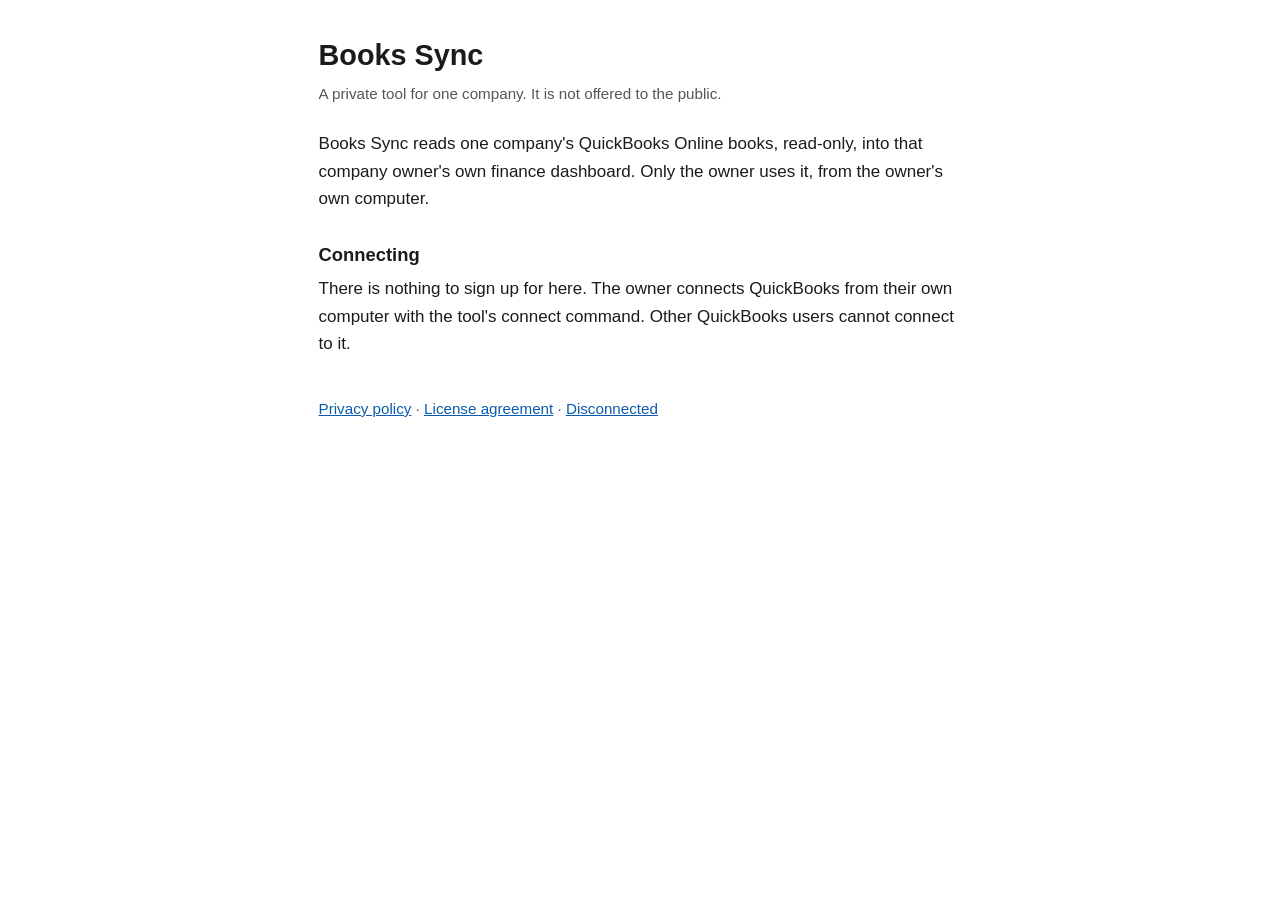
<file: index.html>
<!doctype html>
<html lang="en">
<head>
<meta charset="utf-8">
<meta name="viewport" content="width=device-width, initial-scale=1">
<meta name="robots" content="noindex">
<title>Books Sync</title>
<link rel="stylesheet" href="style.css">
</head>
<body>
<main>
<h1>Books Sync</h1>
<p class="meta">A private tool for one company. It is not offered to the public.</p>
<p>Books Sync reads one company's QuickBooks Online books, read-only, into that company owner's own
finance dashboard. Only the owner uses it, from the owner's own computer.</p>
<h2>Connecting</h2>
<p>There is nothing to sign up for here. The owner connects QuickBooks from their own computer with
the tool's connect command. Other QuickBooks users cannot connect to it.</p>
<nav><a href="privacy.html">Privacy policy</a> · <a href="license.html">License agreement</a> ·
<a href="disconnected.html">Disconnected</a></nav>
</main>
</body>
</html>
</file>
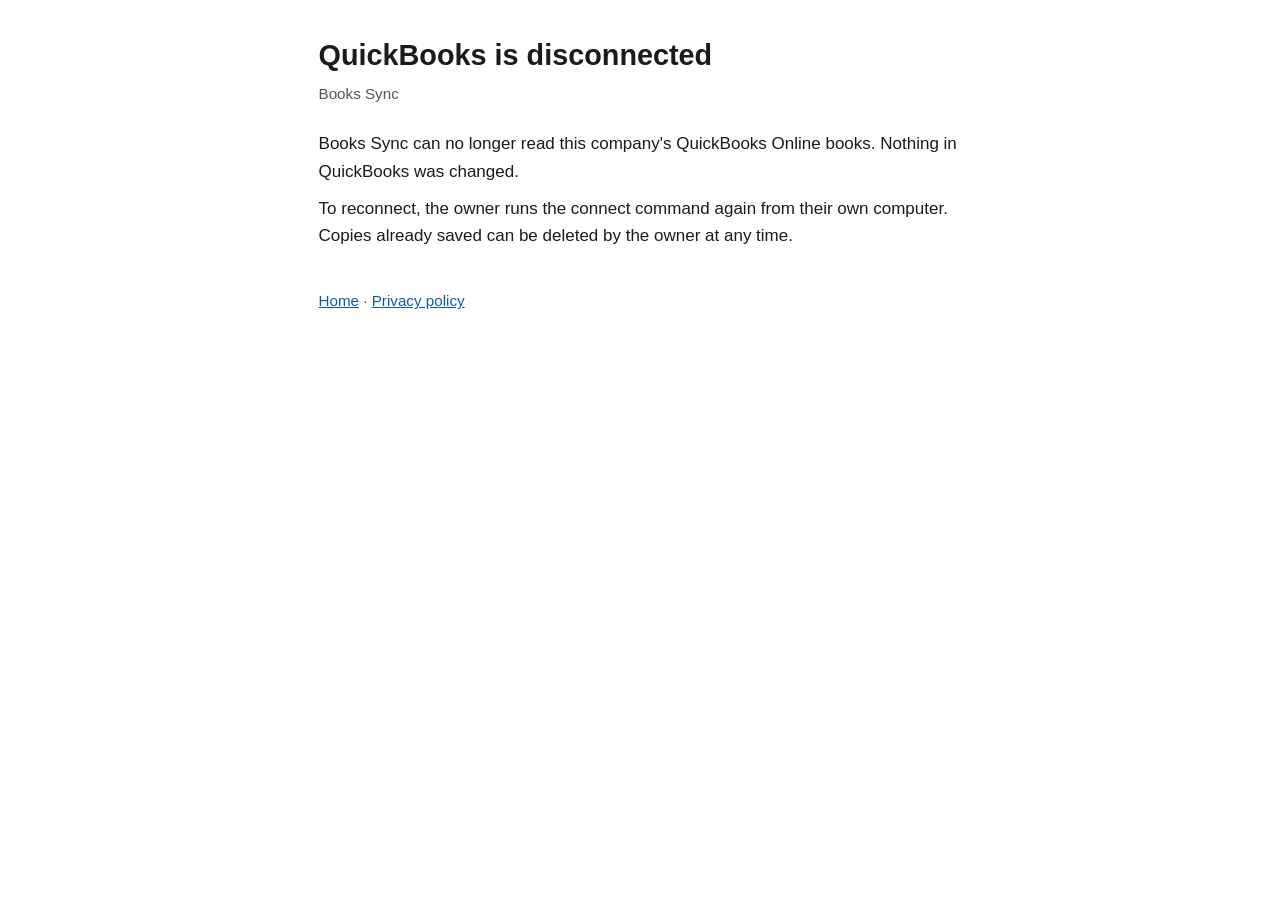
<file: disconnected.html>
<!doctype html>
<html lang="en">
<head>
<meta charset="utf-8">
<meta name="viewport" content="width=device-width, initial-scale=1">
<meta name="robots" content="noindex">
<title>Disconnected</title>
<link rel="stylesheet" href="style.css">
</head>
<body>
<main>
<h1>QuickBooks is disconnected</h1>
<p class="meta">Books Sync</p>
<p>Books Sync can no longer read this company's QuickBooks Online books. Nothing in QuickBooks
was changed.</p>
<p>To reconnect, the owner runs the connect command again from their own computer. Copies already
saved can be deleted by the owner at any time.</p>
<nav><a href="index.html">Home</a> · <a href="privacy.html">Privacy policy</a></nav>
</main>
</body>
</html>
</file>
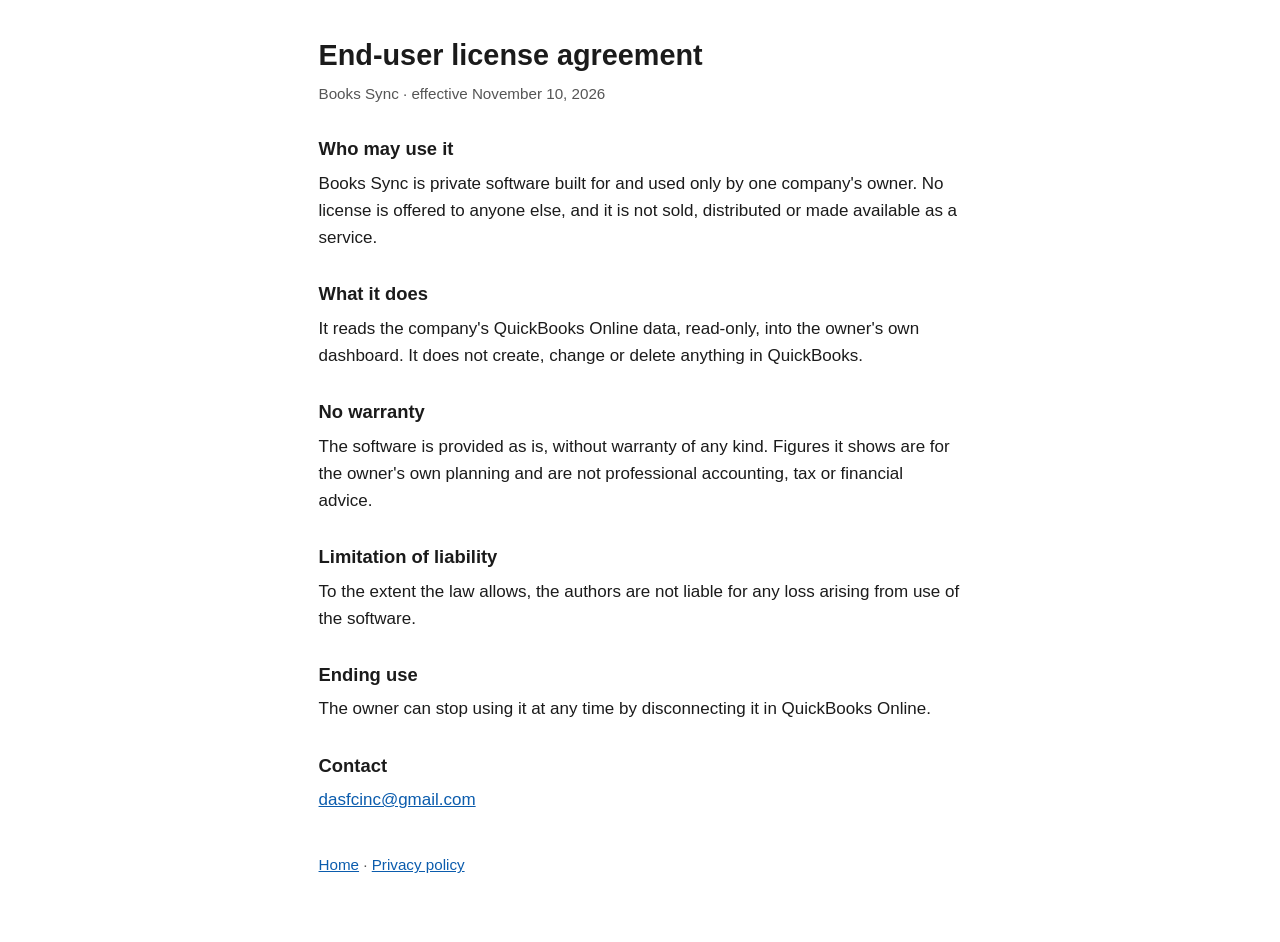
<file: license.html>
<!doctype html>
<html lang="en">
<head>
<meta charset="utf-8">
<meta name="viewport" content="width=device-width, initial-scale=1">
<meta name="robots" content="noindex">
<title>License Agreement</title>
<link rel="stylesheet" href="style.css">
</head>
<body>
<main>
<h1>End-user license agreement</h1>
<p class="meta">Books Sync · effective November 10, 2026</p>
<h2>Who may use it</h2>
<p>Books Sync is private software built for and used only by one company's owner. No license is
offered to anyone else, and it is not sold, distributed or made available as a service.</p>
<h2>What it does</h2>
<p>It reads the company's QuickBooks Online data, read-only, into the owner's own dashboard. It does
not create, change or delete anything in QuickBooks.</p>
<h2>No warranty</h2>
<p>The software is provided as is, without warranty of any kind. Figures it shows are for the
owner's own planning and are not professional accounting, tax or financial advice.</p>
<h2>Limitation of liability</h2>
<p>To the extent the law allows, the authors are not liable for any loss arising from use of the
software.</p>
<h2>Ending use</h2>
<p>The owner can stop using it at any time by disconnecting it in QuickBooks Online.</p>
<h2>Contact</h2>
<p><a href="mailto:dasfcinc@gmail.com">dasfcinc@gmail.com</a></p>
<nav><a href="index.html">Home</a> · <a href="privacy.html">Privacy policy</a></nav>
</main>
</body>
</html>
</file>
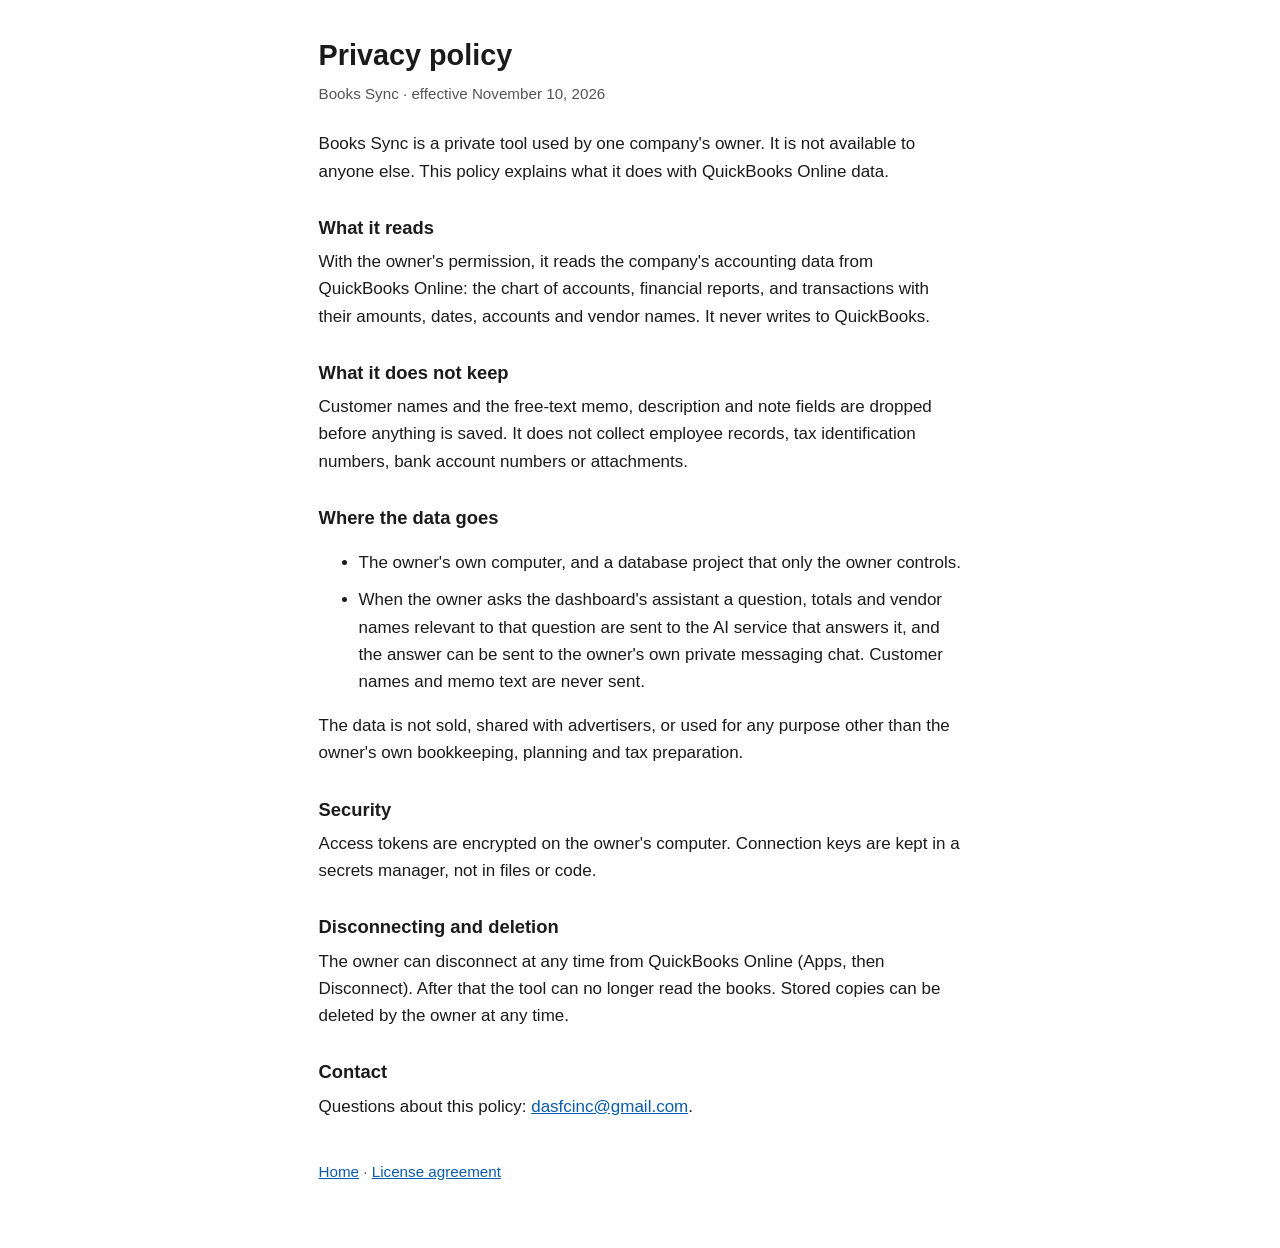
<file: privacy.html>
<!doctype html>
<html lang="en">
<head>
<meta charset="utf-8">
<meta name="viewport" content="width=device-width, initial-scale=1">
<meta name="robots" content="noindex">
<title>Privacy Policy</title>
<link rel="stylesheet" href="style.css">
</head>
<body>
<main>
<h1>Privacy policy</h1>
<p class="meta">Books Sync · effective November 10, 2026</p>
<p>Books Sync is a private tool used by one company's owner. It is not available to anyone else.
This policy explains what it does with QuickBooks Online data.</p>
<h2>What it reads</h2>
<p>With the owner's permission, it reads the company's accounting data from QuickBooks Online:
the chart of accounts, financial reports, and transactions with their amounts, dates, accounts and
vendor names. It never writes to QuickBooks.</p>
<h2>What it does not keep</h2>
<p>Customer names and the free-text memo, description and note fields are dropped before anything is
saved. It does not collect employee records, tax identification numbers, bank account numbers or
attachments.</p>
<h2>Where the data goes</h2>
<ul>
<li>The owner's own computer, and a database project that only the owner controls.</li>
<li>When the owner asks the dashboard's assistant a question, totals and vendor names relevant to
that question are sent to the AI service that answers it, and the answer can be sent to the owner's
own private messaging chat. Customer names and memo text are never sent.</li>
</ul>
<p>The data is not sold, shared with advertisers, or used for any purpose other than the owner's
own bookkeeping, planning and tax preparation.</p>
<h2>Security</h2>
<p>Access tokens are encrypted on the owner's computer. Connection keys are kept in a secrets
manager, not in files or code.</p>
<h2>Disconnecting and deletion</h2>
<p>The owner can disconnect at any time from QuickBooks Online (Apps, then Disconnect). After that the
tool can no longer read the books. Stored copies can be deleted by the owner at any time.</p>
<h2>Contact</h2>
<p>Questions about this policy: <a href="mailto:dasfcinc@gmail.com">dasfcinc@gmail.com</a>.</p>
<nav><a href="index.html">Home</a> · <a href="license.html">License agreement</a></nav>
</main>
</body>
</html>
</file>
<file: style.css>
:root { --text: #1b1b1b; --muted: #555; --link: #0b5cad; --bg: #ffffff; }
@media (prefers-color-scheme: dark) {
  :root { --text: #e8e8e8; --muted: #b0b0b0; --link: #8ab8f0; --bg: #121417; }
}
body { margin: 0; background: var(--bg); color: var(--text);
  font: 17px/1.6 "Source Sans 3", "Segoe UI", sans-serif; }
main { max-width: 68ch; margin: 0 auto; padding: 32px 16px 64px; }
h1 { font-size: 1.8rem; margin: 0 0 4px; }
h2 { font-size: 1.15rem; margin: 28px 0 6px; }
p, li { margin: 0 0 10px; }
.meta { color: var(--muted); font-size: 0.95rem; margin-bottom: 24px; }
a { color: var(--link); }
nav { margin-top: 40px; font-size: 0.95rem; color: var(--muted); }
</file>
